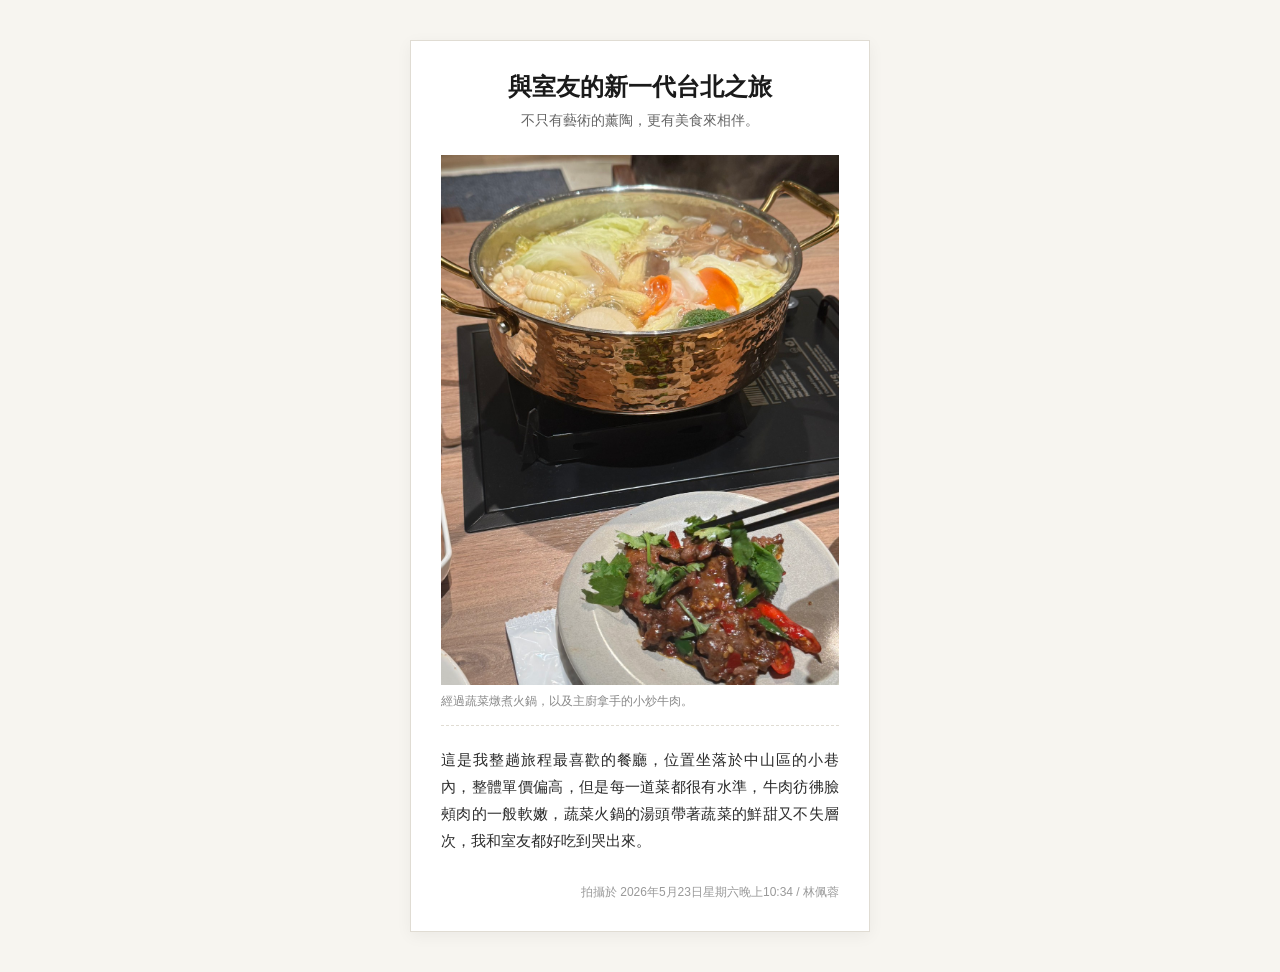
<file: Q1/index.html>
<!DOCTYPE html>
<html lang="zh-Hant">
<head>
    <meta charset="UTF-8">
    <meta name="viewport" content="width=device-width, initial-scale=1.0">
    <title>Q1: Block - 垂直故事卡</title>
    <link rel="stylesheet" href="style.css">
</head>
<body>

    <div class="story-card">
        
        <h1 class="card-title">與室友的新一代台北之旅</h1>
        
        <p class="card-subtitle">不只有藝術的薰陶，更有美食來相伴。</p>
        
        <img src="images/S__24690852_0.jpg" alt="餐廳:牛寓" class="card-image">
        
        <p class="card-caption">經過蔬菜燉煮火鍋，以及主廚拿手的小炒牛肉。</p>
        
        <p class="card-body">
            這是我整趟旅程最喜歡的餐廳，位置坐落於中山區的小巷內，整體單價偏高，但是每一道菜都很有水準，牛肉彷彿臉頰肉的一般軟嫩，蔬菜火鍋的湯頭帶著蔬菜的鮮甜又不失層次，我和室友都好吃到哭出來。
        </p>
        
        <p class="card-footer">拍攝於 2026年5月23日星期六晚上10:34 / 林佩蓉</p>
        
    </div>

</body>
</html>
</file>
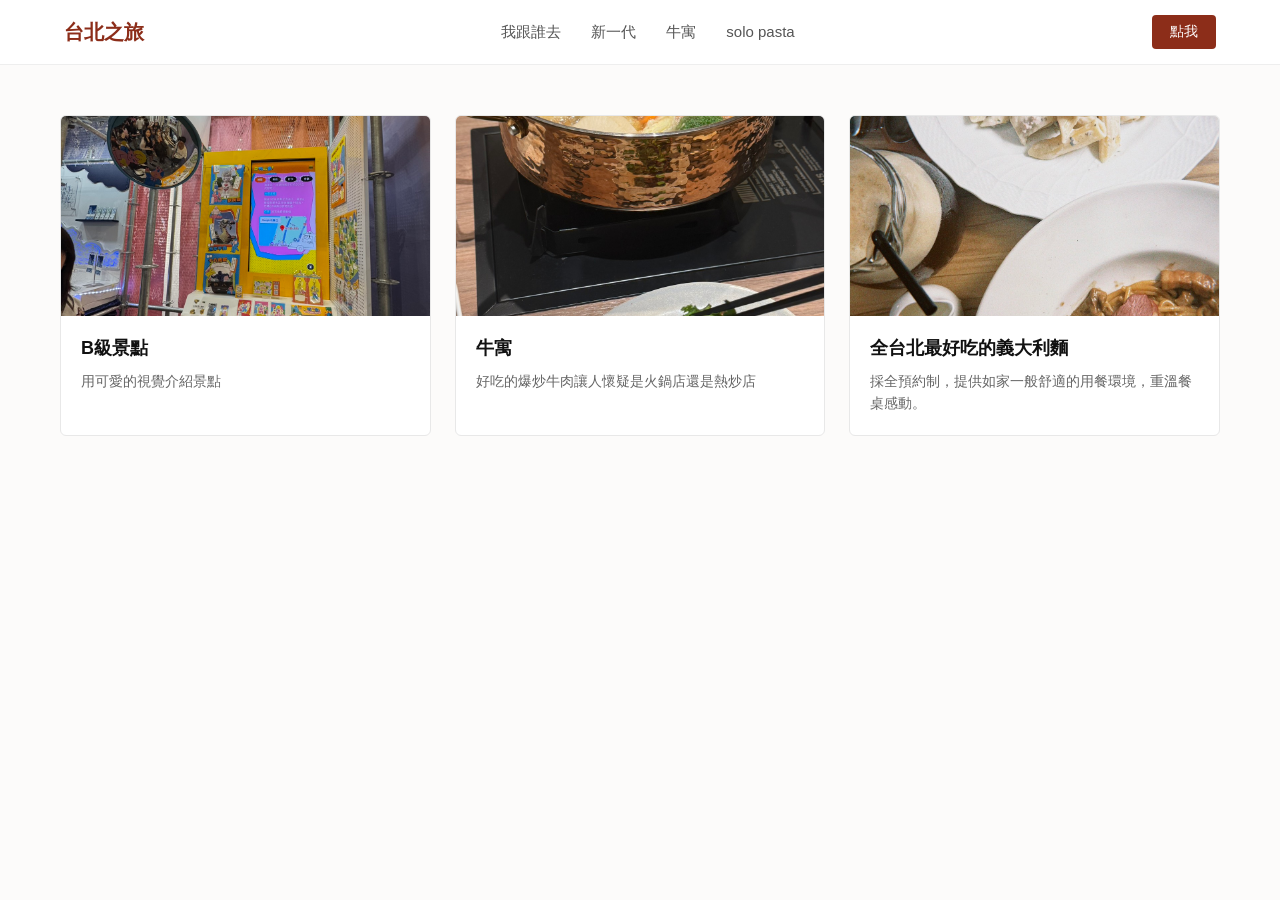
<file: Q2/index.html>
<!DOCTYPE html>
<html lang="zh-Hant">
<head>
    <meta charset="UTF-8">
    <meta name="viewport" content="width=device-width, initial-scale=1.0">
    <title>Q2: Flex - 介面組件</title>
    <link rel="stylesheet" href="style.css">
</head>
<body>

    <nav class="navbar">
        <div class="nav-logo">台北之旅</div>
        <ul class="nav-links">
            <li><a href="#">我跟誰去</a></li>
            <li><a href="#">新一代</a></li>
            <li><a href="#">牛寓</a></li>
            <li><a href="#">solo pasta</a></li>
        </ul>
        <a href="#" class="nav-cta">點我</a>
    </nav>

    <main class="card-container">
        <section class="card-row">
            
            <article class="flex-card">
                <img src="images/S__24698883.jpg" alt="新一代" class="card-thumb">
                <div class="card-content">
                    <h3 class="card-item-title">B級景點</h3>
                    <p class="card-item-desc">用可愛的視覺介紹景點</p>
                </div>
            </article>

            <article class="flex-card">
                <img src="images/S__24690852_0.jpg" alt="在地食材" class="card-thumb">
                <div class="card-content">
                    <h3 class="card-item-title">牛寓</h3>
                    <p class="card-item-desc">好吃的爆炒牛肉讓人懷疑是火鍋店還是熱炒店</p>
                </div>
            </article>

            <article class="flex-card">
                <img src="images/S__24690851_0.jpg" alt="solo pasta" class="card-thumb">
                <div class="card-content">
                    <h3 class="card-item-title">全台北最好吃的義大利麵</h3>
                    <p class="card-item-desc">採全預約制，提供如家一般舒適的用餐環境，重溫餐桌感動。</p>
                </div>
            </article>

        </section>
    </main>

</body>
</html>
</file>
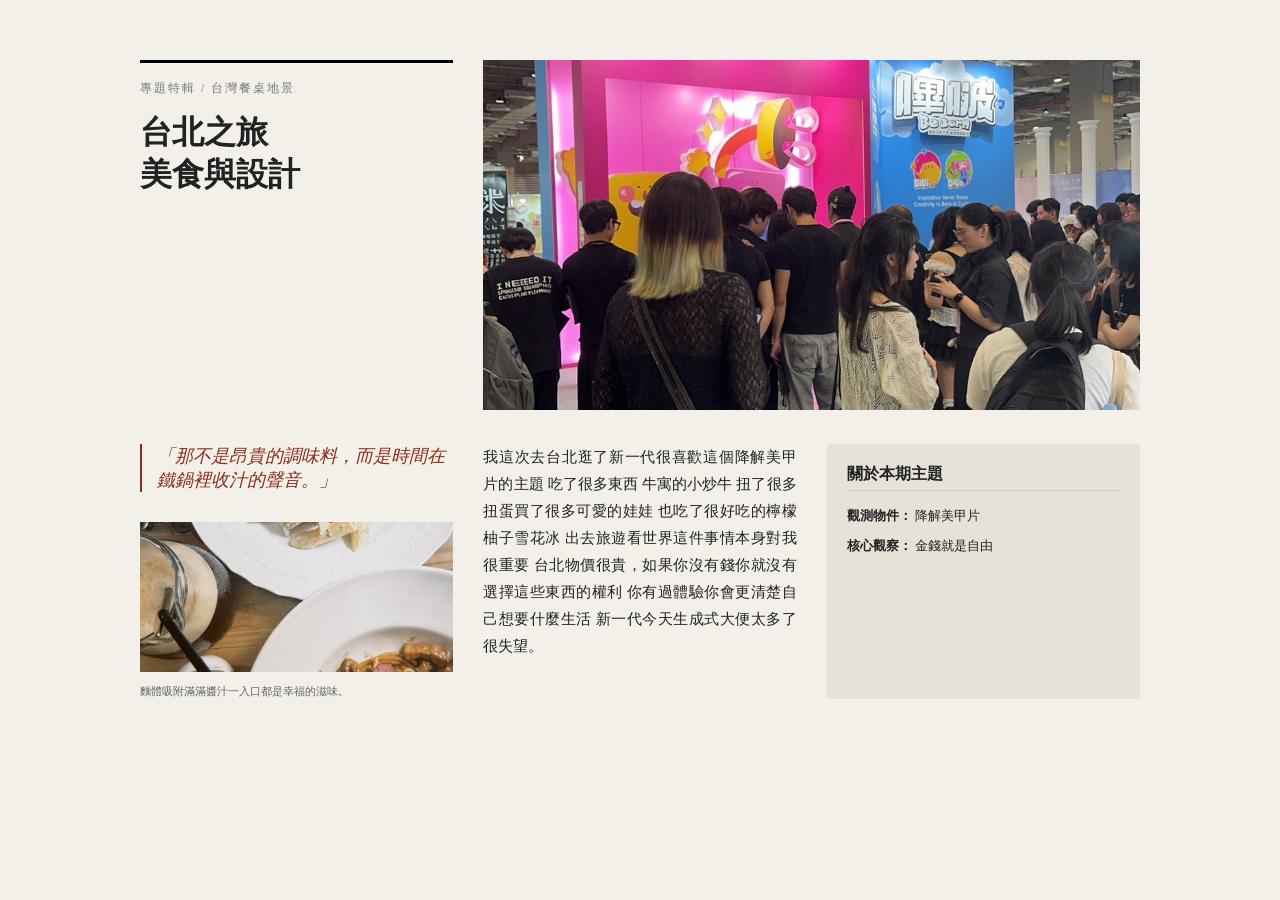
<file: Q3/index.html>
<!DOCTYPE html>
<html lang="zh-Hant">
<head>
    <meta charset="UTF-8">
    <meta name="viewport" content="width=device-width, initial-scale=1.0">
    <title>Q3: Grid - 雜誌排版頁</title>
    <link rel="stylesheet" href="style.css">
</head>
<body>

    <div class="magazine-grid">
        
        <header class="block-title">
            <span class="issue-tag">專題特輯 / 台灣餐桌地景</span>
            <h1>台北之旅<br>美食與設計</h1>
        </header>

        <div class="block-hero">
            <img src="images/S__24690856_0.jpg" alt="新一代全景" class="hero-img">
        </div>

        <blockquote class="block-pullquote">
            <p>「那不是昂貴的調味料，而是時間在鐵鍋裡收汁的聲音。」</p>
        </blockquote>

        <article class="block-body">
            <p>我這次去台北逛了新一代很喜歡這個降解美甲片的主題
吃了很多東西 牛寓的小炒牛 扭了很多扭蛋買了很多可愛的娃娃 也吃了很好吃的檸檬柚子雪花冰
出去旅遊看世界這件事情本身對我很重要
台北物價很貴，如果你沒有錢你就沒有選擇這些東西的權利
你有過體驗你會更清楚自己想要什麼生活
新一代今天生成式大便太多了很失望。</p>
            
        </article>

        <aside class="block-sidebar">
            <h3>關於本期主題</h3>
            <ul>
                <li><strong>觀測物件：</strong> 降解美甲片</li>
                <li><strong>核心觀察：</strong> 金錢就是自由</li>
               
            </ul>
        </aside>

        <figure class="block-caption">
            <img src="images/S__24690851_0.jpg" alt="全台北最好吃義大利麵">
            <figcaption>麵體吸附滿滿醬汁一入口都是幸福的滋味。</figcaption>
        </figure>

    </div>

</body>
</html>
</file>
<file: Q1/style.css>
/* 基本重設，確保完全使用 block 特性控制 */
* {
    margin: 0;
    padding: 0;
    box-sizing: border-box;
}

body {
    background-color: #f7f5f0; /* 溫暖的仿舊紙張底色 */
    font-family: "PingFang TC", "Heiti TC", sans-serif;
    color: #2b2b2b;
    padding: 40px 20px;
}

/* 故事卡主體 - 置中與寬度控制 */
.story-card {
    display: block;                /* 嚴格遵守 block 限制 */
    max-width: 460px;              /* 符合 400-500px 限制 */
    margin: 0 auto;                /* 達成水平置中核心技術 */
    background-color: #ffffff;
    padding: 30px;
    border: 1px solid #e0dcd3;
    box-shadow: 0 4px 15px rgba(0, 0, 0, 0.05);
}

/* 主標題 */
.card-title {
    display: block;
    font-size: 24px;
    text-align: center;            /* 題目要求的屬性 */
    margin-bottom: 8px;
    color: #1a1a1a;
}

/* 副標題 */
.card-subtitle {
    display: block;
    font-size: 14px;
    text-align: center;
    color: #666666;
    margin-bottom: 24px;
    line-height: 1.4;
}

/* 主圖片 */
.card-image {
    display: block;                /* 將預設的 inline 改為 block */
    width: 100%;                   /* 寬度撐滿父容器 */
    height: auto;
    margin-bottom: 8px;
}

/* 圖片小字說明 */
.card-caption {
    display: block;
    font-size: 12px;
    color: #888888;
    text-align: left;
    margin-bottom: 20px;
    padding-bottom: 15px;
    border-bottom: 1px dashed #e0dcd3; /* 分隔線 */
}

/* 內文 */
.card-body {
    display: block;
    font-size: 15px;
    line-height: 1.8;
    text-align: justify;           /* 讓文字兩端對齊更像卡片印刷品 */
    margin-bottom: 30px;
}

/* 簽名與日期 */
.card-footer {
    display: block;
    font-size: 12px;
    text-align: right;             /* 右對齊 */
    color: #999999;
}
</file>
<file: Q2/style.css>
* {
    margin: 0;
    padding: 0;
    box-sizing: border-box;
}

body {
    background-color: #fcfbfa;
    font-family: sans-serif;
    color: #333;
}

/* ==========================================
   1. 導覽列組件 (Flex 應用)
   ========================================== */
.navbar {
    display: flex;
    justify-content: space-between; /* 題目要求：主軸對齊 */
    align-items: center;            /* 題目要求：交叉軸對齊 */
    gap: 20px;                      /* 題目要求：間距 */
    padding: 15px 5%;
    background-color: #ffffff;
    border-bottom: 1px solid #eee;
}

.nav-logo {
    font-size: 20px;
    font-weight: bold;
    color: #8c2d19; /* 復古紅 */
}

.nav-links {
    display: flex;
    list-style: none;
    gap: 30px; /* 連結之間的間距 */
}

.nav-links a {
    text-decoration: none;
    color: #555;
    font-size: 15px;
}

.nav-cta {
    text-decoration: none;
    background-color: #8c2d19;
    color: white;
    padding: 8px 18px;
    border-radius: 4px;
    font-size: 14px;
}

/* ==========================================
   2. 卡片列組件 (Flex 應用)
   ========================================== */
.card-container {
    max-width: 1200px;
    margin: 50px auto;
    padding: 0 20px;
}

.card-row {
    display: flex;
    justify-content: space-between; /* 題目要求 */
    align-items: stretch;           /* 讓所有卡片高度保持一致 */
    gap: 24px;                      /* 題目要求 */
}

.flex-card {
    display: flex;
    flex-direction: column;         /* 卡片內部圖片與文字垂直排列 */
    flex-grow: 1;                   /* 題目要求：不使用固定寬度，使用 flex-grow 彈性拉伸 */
    flex-basis: 30%;                /* 預設分配約 30% 的基礎寬度 */
    background-color: white;
    border: 1px solid #e8e8e8;
    border-radius: 6px;
    overflow: hidden;
}

.card-thumb {
    width: 100%;
    height: 200px;
    object-fit: cover;              /* 防止圖片變形 */
}

.card-content {
    padding: 20px;
}

.card-item-title {
    font-size: 18px;
    margin-bottom: 10px;
    color: #111;
}

.card-item-desc {
    font-size: 14px;
    color: #666;
    line-height: 1.6;
}

/* ==========================================
   3. 響應式斷點設計 (RWD 320px, 768px, 1200px)
   ========================================== */

/* 平板尺寸 (768px 以下) */
@media (max-width: 768px) {
    .nav-links {
        gap: 15px; /* 縮小導覽連結間距 */
    }
    .nav-links a {
        font-size: 14px;
    }
}

/* 手機尺寸 (480px / 320px 適用) */
@media (max-width: 600px) {
    /* 導覽列改為垂直向排列以防破版 */
    .navbar {
        flex-direction: column;
        gap: 12px;
        text-align: center;
        padding: 15px;
    }
    
    .nav-links {
        gap: 10px;
    }

    /* 卡片列從橫排「變形」為單欄直排 */
    .card-row {
        flex-direction: column;
        gap: 20px;
    }
    
    .flex-card {
        flex-basis: 100%; /* 手機版時佔滿 100% 寬度 */
    }
}
</file>
<file: Q3/style.css>
* {
    margin: 0;
    padding: 0;
    box-sizing: border-box;
}

body {
    background-color: #f3f0e9; /* 復古高質感雜誌灰色調 */
    font-family: "Georgia", "Noto Serif TC", serif; /* 雜誌感襯線體 */
    color: #222;
    padding: 60px 20px;
}

/* ==========================================
   1. 桌面版 Grid 佈局 (預設)
   ========================================== */
.magazine-grid {
    display: grid;
    max-width: 1000px; /* 符合 900-1100px 限制 */
    margin: 0 auto;
    
    /* 題目要求：使用 fr、repeat()、minmax() 與 gap */
    grid-template-columns: repeat(3, minmax(250px, 1fr));
    grid-template-rows: auto auto auto;
    gap: 30px;
    
    /* 為了在手機版能用 grid-template-areas 重新排版，桌面版也先設定對應名稱 */
    grid-template-areas: 
        "title hero hero"
        "pullquote body sidebar"
        "caption body sidebar";
}

/* 指定各區塊對應的網格有名區稱 */
.block-title     { grid-area: title; }
.block-hero      { grid-area: hero; }
.block-pullquote { grid-area: pullquote; }
.block-body      { grid-area: body; }
.block-sidebar   { grid-area: sidebar; }
.block-caption   { grid-area: caption; }

/* ==========================================
   各區塊細部設計樣式
   ========================================== */

/* 標題 */
.block-title {
    border-top: 3px solid #000;
    padding-top: 15px;
}
.issue-tag {
    font-size: 12px;
    text-transform: uppercase;
    letter-spacing: 2px;
    color: #777;
}
.block-title h1 {
    font-size: 32px;
    margin-top: 15px;
    line-height: 1.3;
}

/* 大圖 (跨兩格欄位，已在 grid-template-areas 中達成) */
.block-hero .hero-img {
    width: 100%;
    height: 350px;
    object-fit: cover;
}

/* 引言 */
.block-pullquote {
    font-size: 18px;
    font-style: italic;
    color: #8c2d19;
    border-left: 2px solid #8c2d19;
    padding-left: 15px;
    display: flex; /* 題目允許：僅在格子內部進行微調對齊 */
    align-items: center;
}

/* 內文 (垂直跨兩列：在 areas 中佔據了兩橫排) */
.block-body {
    font-size: 15px;
    line-height: 1.8;
    text-align: justify;
}
.block-body p {
    margin-bottom: 15px;
}

/* 側欄 */
.block-sidebar {
    background-color: #e6e2d8;
    padding: 20px;
    border-radius: 2px;
}
.block-sidebar h3 {
    font-size: 16px;
    margin-bottom: 15px;
    border-bottom: 1px solid #ccc;
    padding-bottom: 5px;
}
.block-sidebar ul {
    list-style: none;
}
.block-sidebar li {
    font-size: 13px;
    margin-bottom: 10px;
    line-height: 1.5;
}

/* 小圖與圖說 */
.block-caption img {
    width: 100%;
    height: 150px;
    object-fit: cover;
}
.block-caption figcaption {
    font-size: 11px;
    color: #666;
    margin-top: 8px;
    line-height: 1.4;
}

/* ==========================================
   2. 手機版 Grid 佈局 (≤ 480px)
   ========================================== */
@media (max-width: 480px) {
    .magazine-grid {
        /* 題目要求：使用第二組 grid-template-areas 重構成單欄直排 */
        grid-template-columns: 1fr;
        grid-template-rows: auto;
        grid-template-areas: 
            "title"
            "hero"
            "pullquote"
            "body"
            "caption"
            "sidebar";
        gap: 20px;
    }
    
    .block-title h1 {
        font-size: 28px;
    }
    
    .block-hero .hero-img {
        height: 220px;
    }
}
</file>
